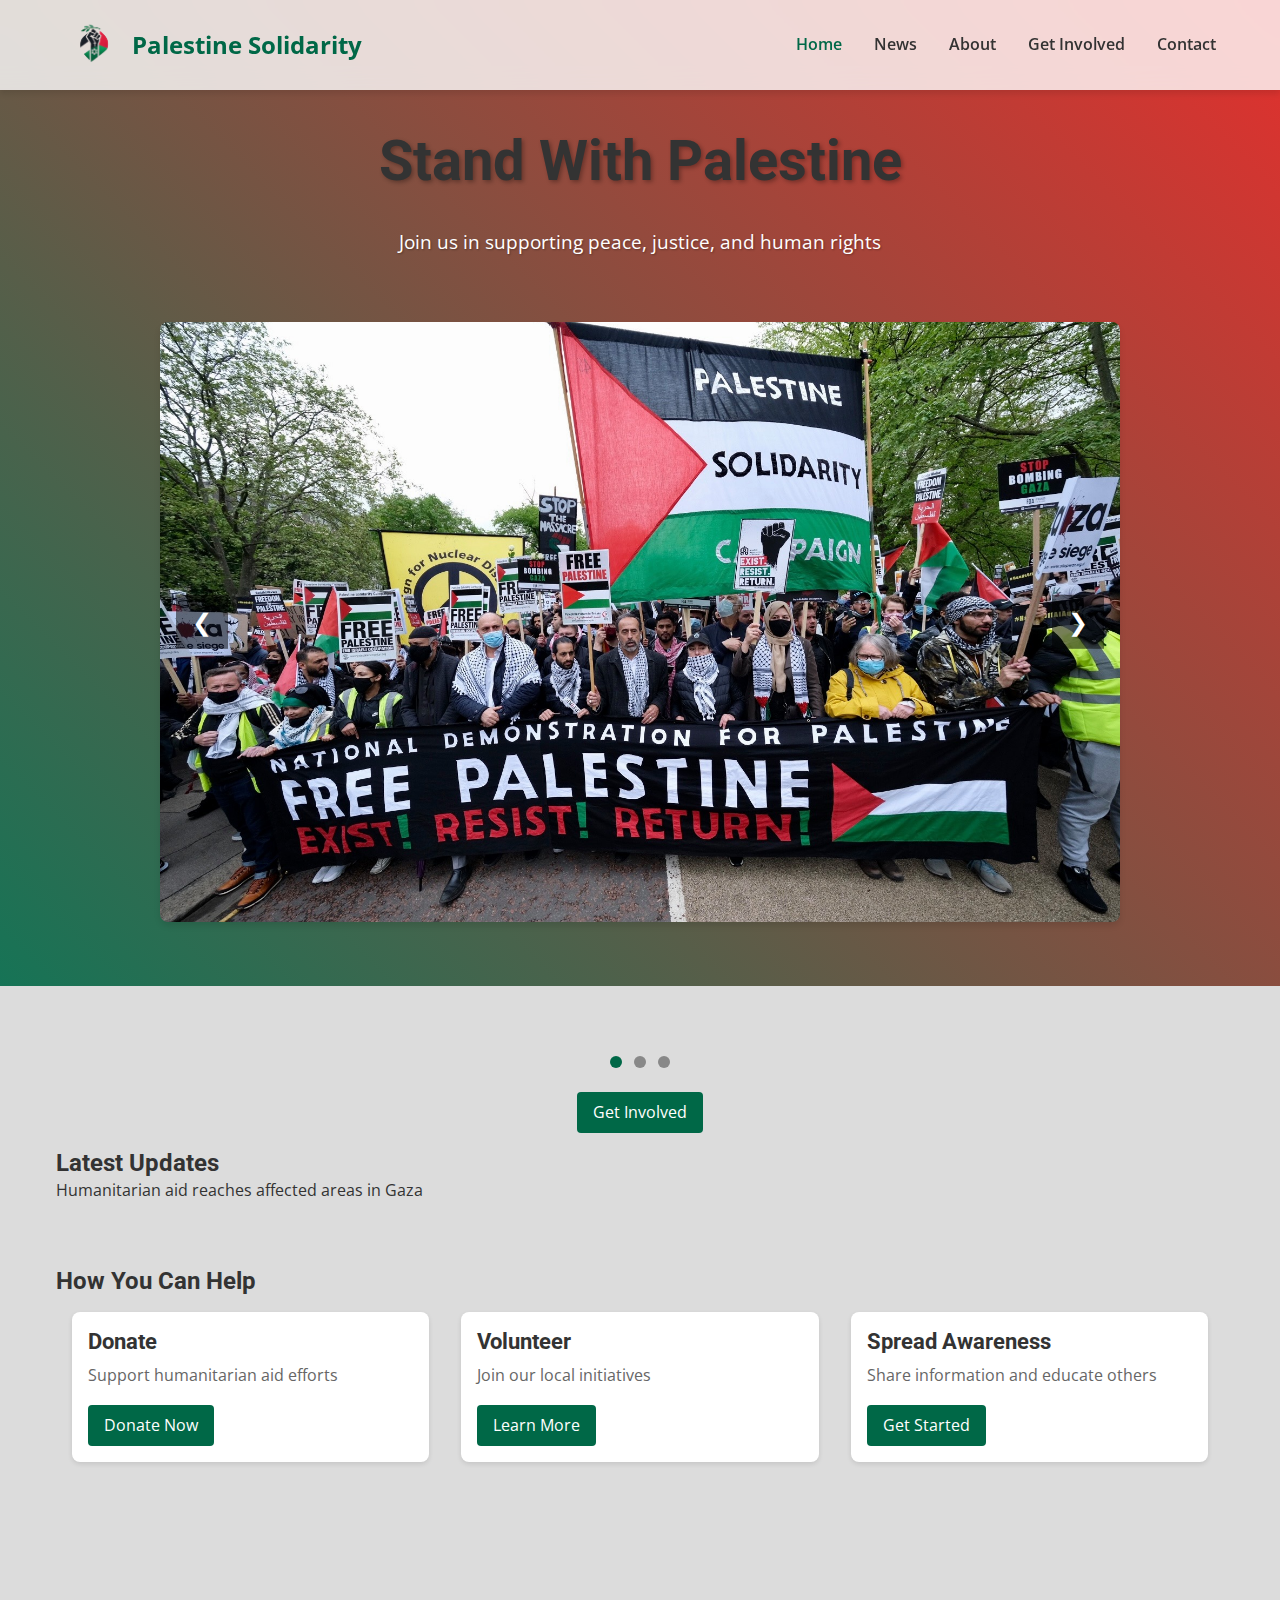
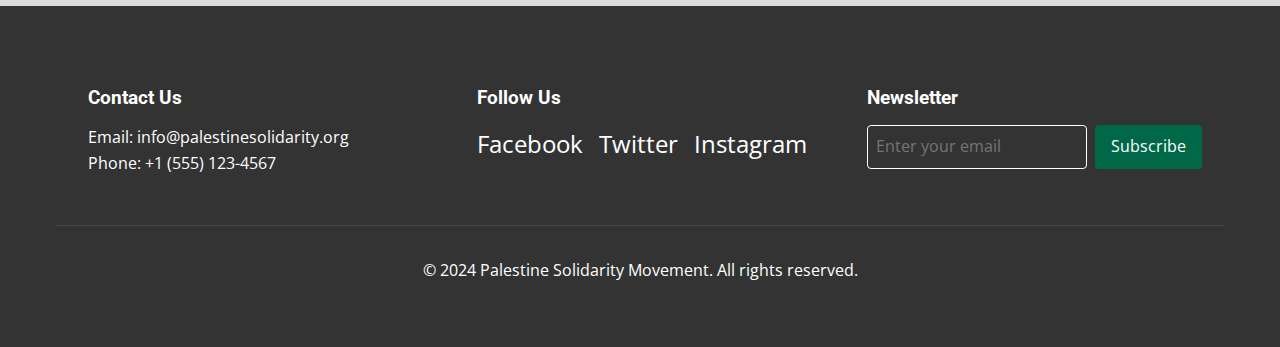
<file: index.html>
<!DOCTYPE html>
<html lang="en">
<head>
    <meta charset="UTF-8">
    <meta name="viewport" content="width=device-width, initial-scale=1.0">
    <title>Palestine Solidarity Movement</title>
    <link rel="stylesheet" href="css/main.css">
    <script src="js/main.js" defer></script>
</head>
<body>
    <header>
        <nav class="nav">
            <div class="nav__logo">
                <a href="index.html" class="nav__logo-link"><img src="images/logo.png" alt="Palestine Logo" class="nav__logo-img"> Palestine Solidarity</a>
            </div>
            <ul class="nav__links">
                <li><a href="index.html" class="nav__link nav__link--active">Home</a></li>
                <li><a href="news.html" class="nav__link">News</a></li>
                <li><a href="about.html" class="nav__link">About</a></li>
                <li><a href="get-involved.html" class="nav__link">Get Involved</a></li>
                <li><a href="contact.html" class="nav__link">Contact</a></li>
            </ul>
            <div class="nav__burger">
                <div class="nav__burger-line"></div>
                <div class="nav__burger-line"></div>
                <div class="nav__burger-line"></div>
            </div>
        </nav>
    </header>

    <main>
        <section class="hero">
            <div class="hero__content">
                <h1 class="hero__title">Stand With Palestine</h1>
                <p class="hero__text">Join us in supporting peace, justice, and human rights</p>
                <div class="hero__slideshow">
                    <div class="hero__slide fade">
                        <img src="images/hero-banner.jpg" alt="Palestine Hero Banner" class="hero__image">
                    </div>
                    <div class="hero__slide fade">
                        <img src="images/advocacy-callout.jpg" alt="Palestine Hero Banner" class="hero__image">
                    </div>
                    <div class="hero__slide fade">
                        <img src="images/news-demonstration.jpg" alt="Palestine Hero Banner" class="hero__image">
                    </div>
            
                    <!-- Next & Prev Buttons -->
                    <button class="hero__nav hero__nav--prev" onclick="changeSlide(-1)">&#10094;</button>
                    <button class="hero__nav hero__nav--next" onclick="changeSlide(1)">&#10095;</button>
                </div>
            </div>
        </section>

        <!-- Dots Indicators -->
        <div class="hero__dots">
            <button class="hero__dot" onclick="currentSlide(1)"></button>
            <button class="hero__dot" onclick="currentSlide(2)"></button>
            <button class="hero__dot" onclick="currentSlide(3)"></button>
        </div>
        
        <div class="container text-center margin-y--md">
            <a href="get-involved.html" class="button">Get Involved</a>
        </div>

        <section class="news">
            <div class="container">
                <h2 class="news__title">Latest Updates</h2>
                <div class="news__ticker">
                    <!-- News ticker content will be populated by JavaScript -->
                </div>
            </div>
        </section>

        <section class="featured">
            <div class="container">
                <h2 class="featured__title">How You Can Help</h2>
                <div class="featured__grid">
                    <div class="card">
                        <div class="card__content">
                            <h3 class="card__title">Donate</h3>
                            <p class="card__text">Support humanitarian aid efforts</p>
                            <a href="get-involved.html#donate" class="button">Donate Now</a>
                        </div>
                    </div>
                    <div class="card">
                        <div class="card__content">
                            <h3 class="card__title">Volunteer</h3>
                            <p class="card__text">Join our local initiatives</p>
                            <a href="get-involved.html#volunteer" class="button">Learn More</a>
                        </div>
                    </div>
                    <div class="card">
                        <div class="card__content">
                            <h3 class="card__title">Spread Awareness</h3>
                            <p class="card__text">Share information and educate others</p>
                            <a href="get-involved.html#awareness" class="button">Get Started</a>
                        </div>
                    </div>
                </div>
            </div>
        </section>
    </main>

    <footer class="footer">
        <div class="container">
            <div class="footer__content">
                <div class="footer__section">
                    <h4 class="footer__title">Contact Us</h4>
                    <p class="footer__text">Email: info@palestinesolidarity.org</p>
                    <p class="footer__text">Phone: +1 (555) 123-4567</p>
                </div>
                <div class="footer__section">
                    <h4 class="footer__title">Follow Us</h4>
                    <div class="footer__social">
                        <a href="#" class="footer__social-link">Facebook</a>
                        <a href="#" class="footer__social-link">Twitter</a>
                        <a href="#" class="footer__social-link">Instagram</a>
                    </div>
                </div>
                <div class="footer__section">
                    <h4 class="footer__title">Newsletter</h4>
                    <form class="footer__form">
                        <input type="email" class="footer__input" placeholder="Enter your email">
                        <button type="submit" class="footer__button">Subscribe</button>
                    </form>
                </div>
            </div>
            <div class="footer__bottom">
                <p>&copy; 2024 Palestine Solidarity Movement. All rights reserved.</p>
            </div>
        </div>
    </footer>
</body>
</html>
</file>
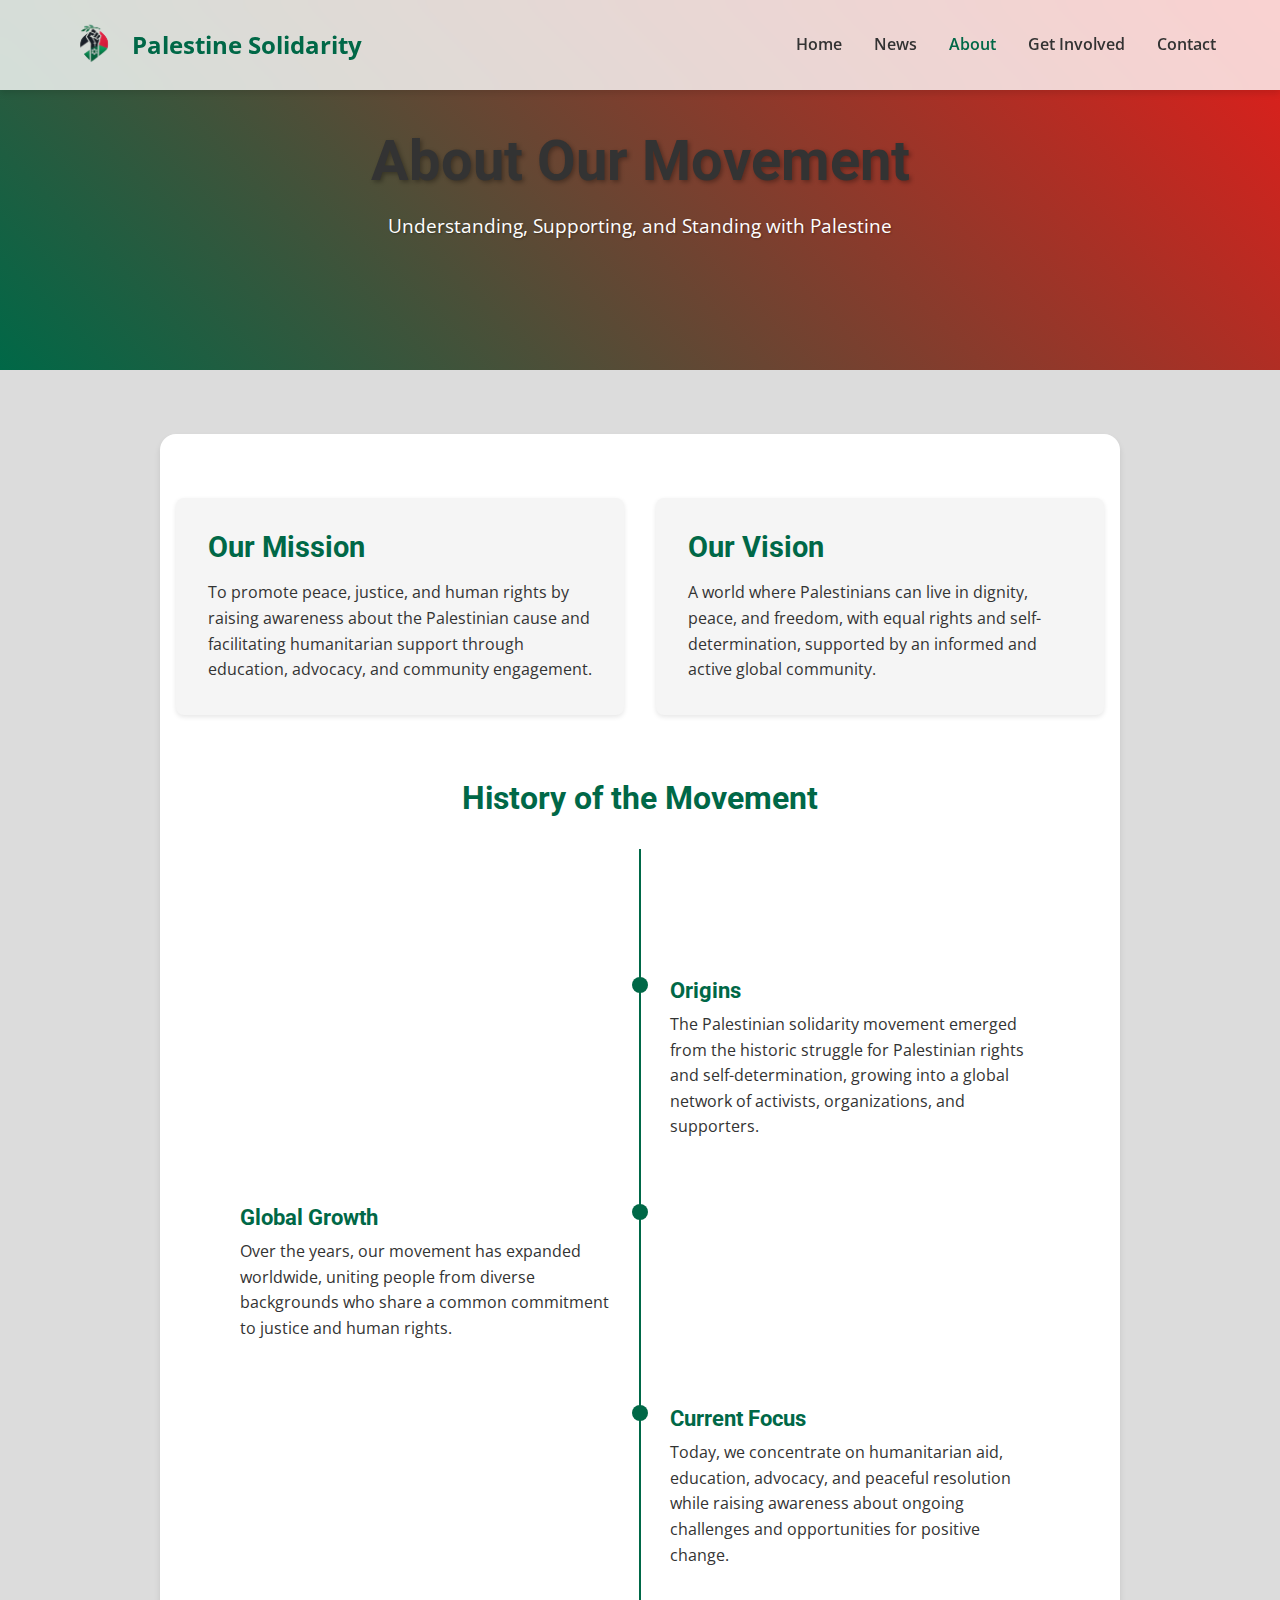
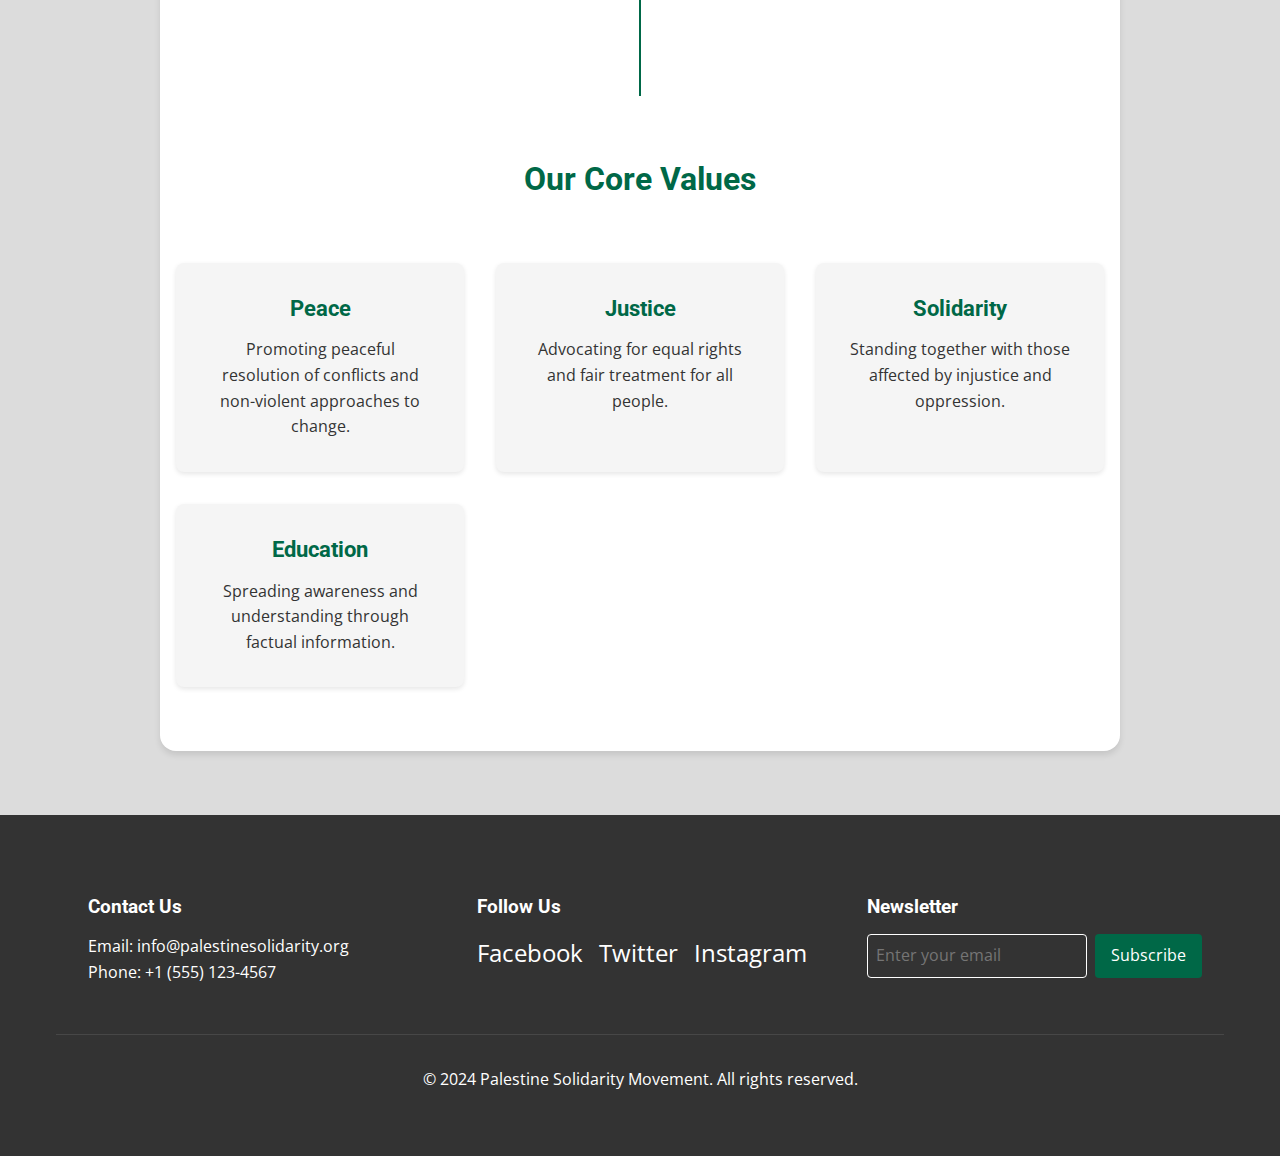
<file: about.html>
<!DOCTYPE html>
<html lang="en">
<head>
    <meta charset="UTF-8">
    <meta name="viewport" content="width=device-width, initial-scale=1.0">
    <title>About - Palestine Solidarity Movement</title>
    <link rel="stylesheet" href="css/main.css">
    <script src="js/main.js" defer></script>
</head>
<body>
    <header>
        <nav class="nav">
            <div class="nav__logo">
                <a href="index.html" class="nav__logo-link"><img src="images/logo.png" alt="Palestine Logo" class="nav__logo-img"> Palestine Solidarity</a>
            </div>
            <ul class="nav__links">
                <li><a href="index.html" class="nav__link">Home</a></li>
                <li><a href="news.html" class="nav__link">News</a></li>
                <li><a href="about.html" class="nav__link nav__link--active">About</a></li>
                <li><a href="get-involved.html" class="nav__link">Get Involved</a></li>
                <li><a href="contact.html" class="nav__link">Contact</a></li>
            </ul>
            <div class="nav__burger">
                <div class="nav__burger-line"></div>
                <div class="nav__burger-line"></div>
                <div class="nav__burger-line"></div>
            </div>
        </nav>
    </header>

    <main>
        <section class="about-hero">
            <h1>About Our Movement</h1>
            <p>Understanding, Supporting, and Standing with Palestine</p>
        </section>

        <section class="about-content">
            <div class="mission-vision">
                <div class="mission">
                    <h2>Our Mission</h2>
                    <p>To promote peace, justice, and human rights by raising awareness about the Palestinian cause and facilitating humanitarian support through education, advocacy, and community engagement.</p>
                </div>
                <div class="vision">
                    <h2>Our Vision</h2>
                    <p>A world where Palestinians can live in dignity, peace, and freedom, with equal rights and self-determination, supported by an informed and active global community.</p>
                </div>
            </div>

            <div class="history">
                <h2>History of the Movement</h2>
                <div class="timeline">
                    <div class="timeline-item">
                        <h3>Origins</h3>
                        <p>The Palestinian solidarity movement emerged from the historic struggle for Palestinian rights and self-determination, growing into a global network of activists, organizations, and supporters.</p>
                    </div>
                    <div class="timeline-item">
                        <h3>Global Growth</h3>
                        <p>Over the years, our movement has expanded worldwide, uniting people from diverse backgrounds who share a common commitment to justice and human rights.</p>
                    </div>
                    <div class="timeline-item">
                        <h3>Current Focus</h3>
                        <p>Today, we concentrate on humanitarian aid, education, advocacy, and peaceful resolution while raising awareness about ongoing challenges and opportunities for positive change.</p>
                    </div>
                </div>
            </div>

            <div class="values">
                <h2>Our Core Values</h2>
                <div class="values-grid">
                    <div class="value-item">
                        <h3>Peace</h3>
                        <p>Promoting peaceful resolution of conflicts and non-violent approaches to change.</p>
                    </div>
                    <div class="value-item">
                        <h3>Justice</h3>
                        <p>Advocating for equal rights and fair treatment for all people.</p>
                    </div>
                    <div class="value-item">
                        <h3>Solidarity</h3>
                        <p>Standing together with those affected by injustice and oppression.</p>
                    </div>
                    <div class="value-item">
                        <h3>Education</h3>
                        <p>Spreading awareness and understanding through factual information.</p>
                    </div>
                </div>
            </div>
        </section>
    </main>

    <footer class="footer">
        <div class="container">
            <div class="footer__content">
                <div class="footer__section">
                    <h4>Contact Us</h4>
                    <p>Email: info@palestinesolidarity.org</p>
                    <p>Phone: +1 (555) 123-4567</p>
                </div>
                <div class="footer__section">
                    <h4>Follow Us</h4>
                    <div class="footer__social">
                        <a href="#" class="footer__social-link">Facebook</a>
                        <a href="#" class="footer__social-link">Twitter</a>
                        <a href="#" class="footer__social-link">Instagram</a>
                    </div>
                </div>
                <div class="footer__section">
                    <h4>Newsletter</h4>
                    <form class="footer__form">
                        <input type="email" class="footer__input" placeholder="Enter your email" required>
                        <button type="submit" class="footer__button">Subscribe</button>
                    </form>
                </div>
            </div>
            <div class="footer__bottom">
                <p>&copy; 2024 Palestine Solidarity Movement. All rights reserved.</p>
            </div>
        </div>
    </footer>
</body>
</html>
</file>
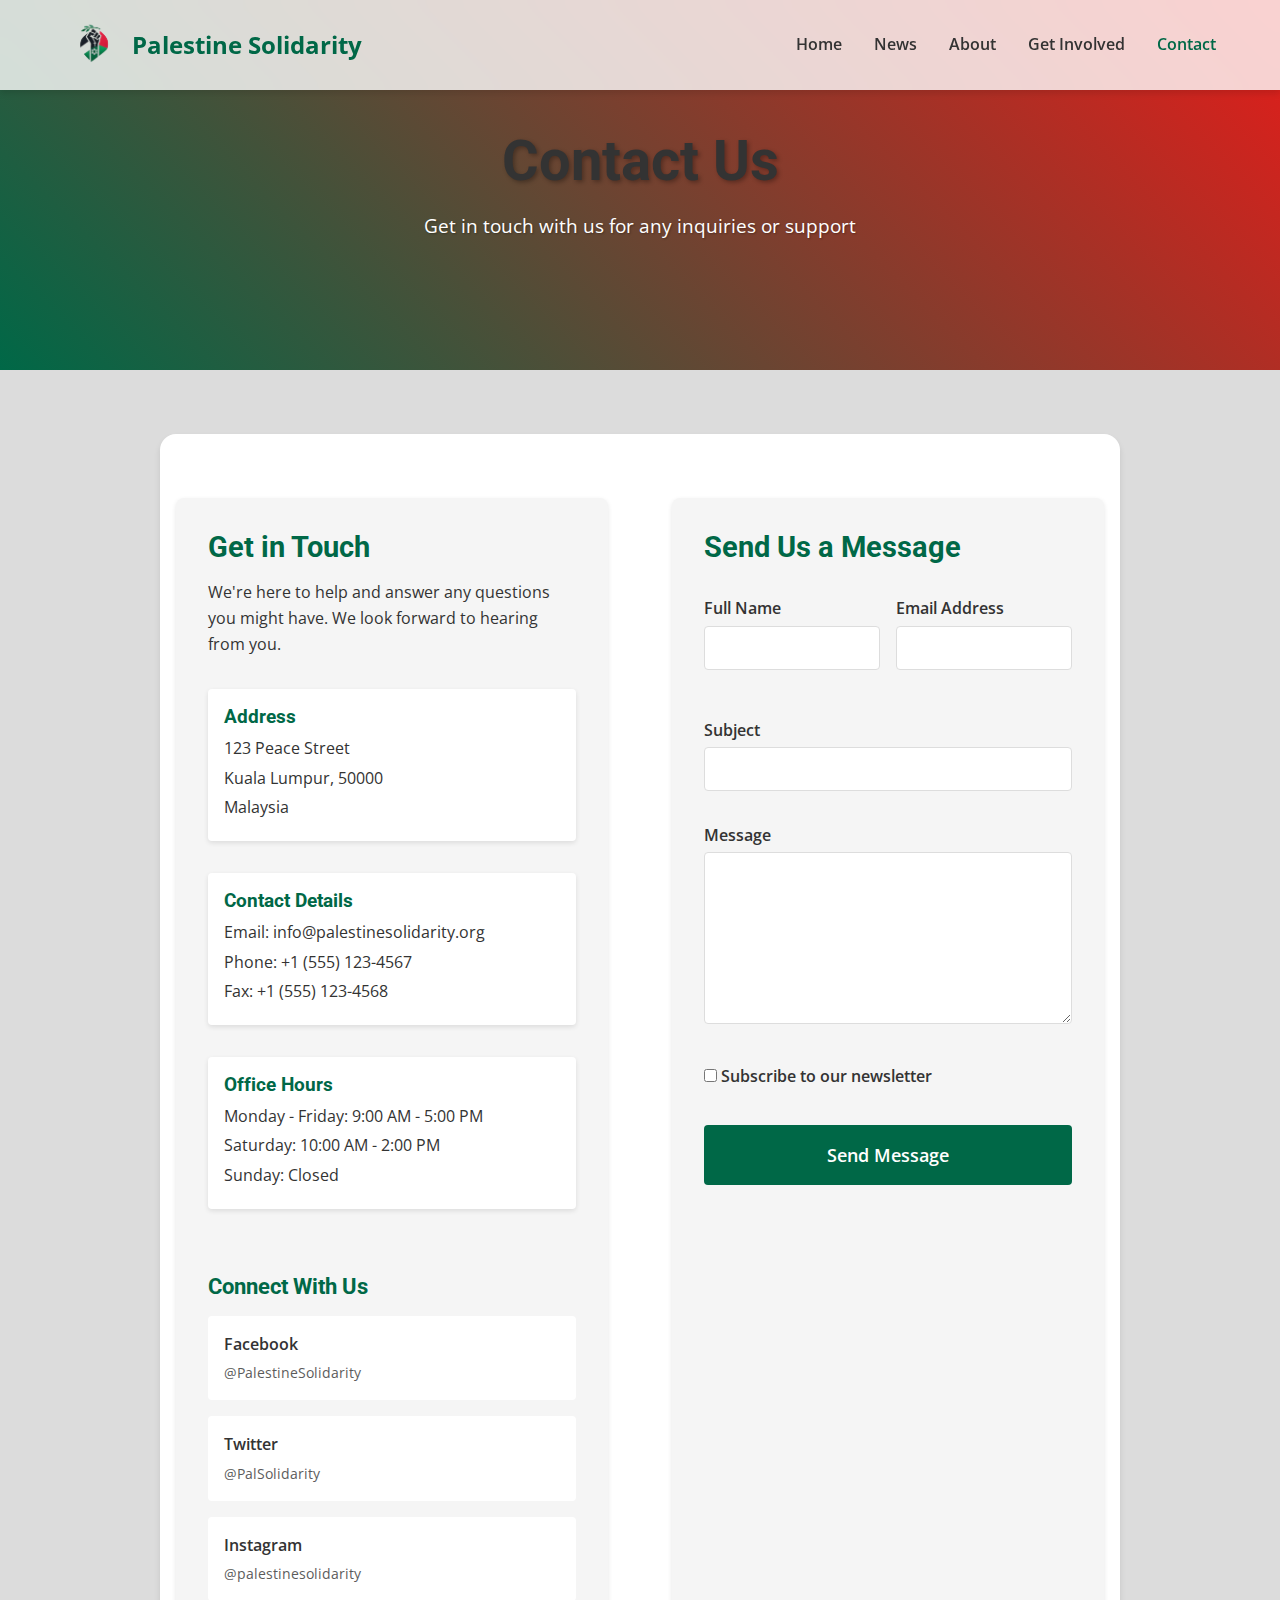
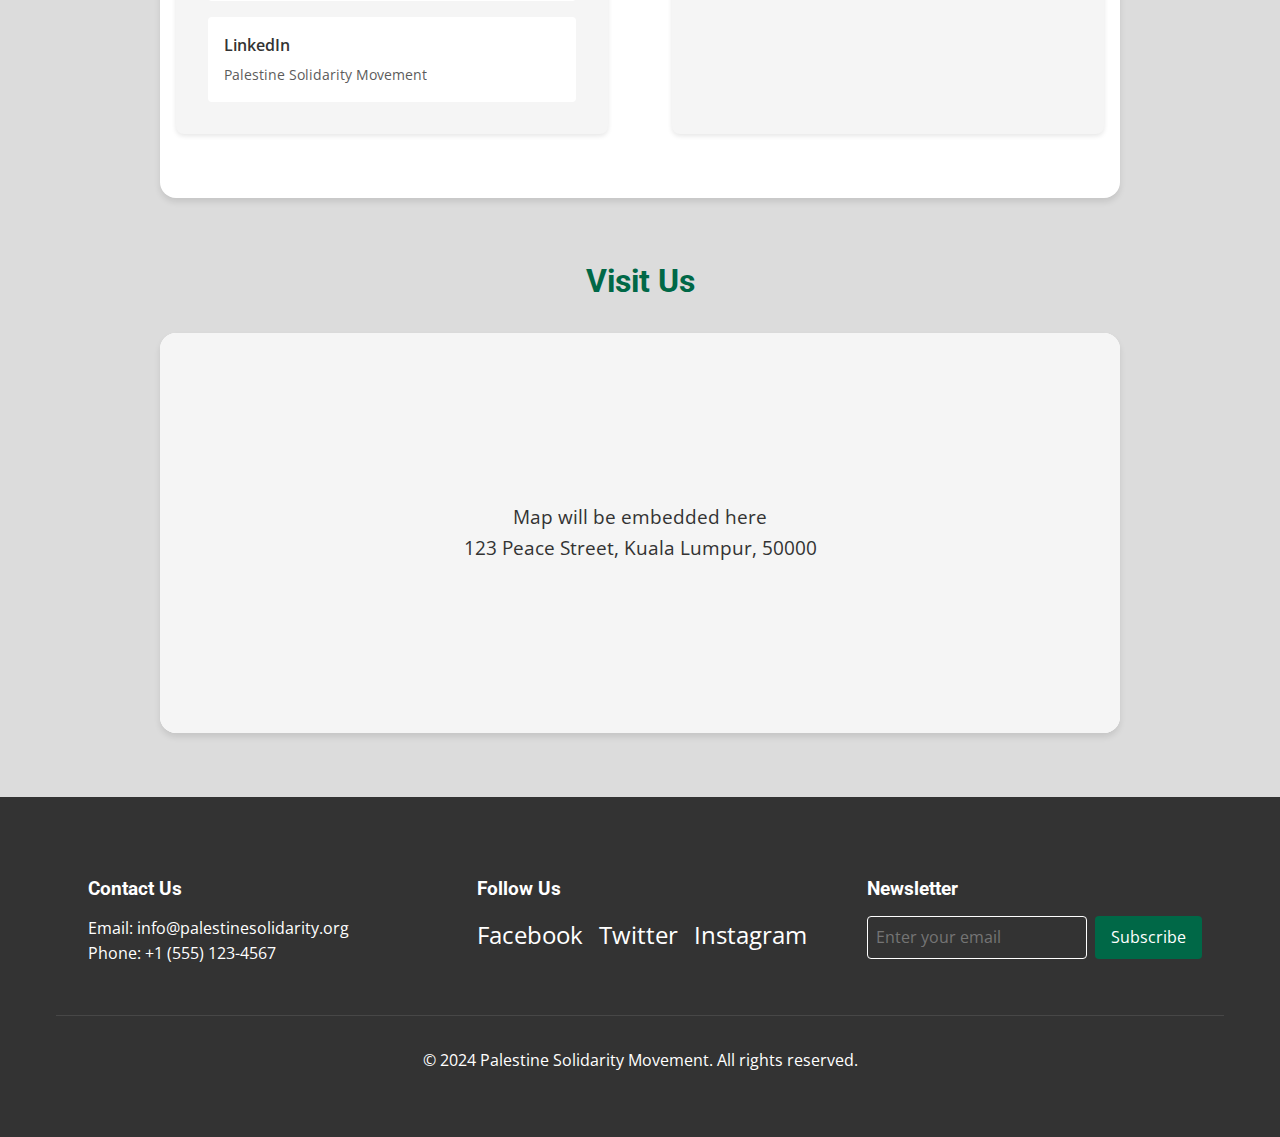
<file: contact.html>
<!DOCTYPE html>
<html lang="en">
<head>
    <meta charset="UTF-8">
    <meta name="viewport" content="width=device-width, initial-scale=1.0">
    <title>Contact Us - Palestine Solidarity Movement</title>
    <link rel="stylesheet" href="css/main.css">
    <script src="js/main.js" defer></script>
</head>
<body>
    <header>
        <nav class="nav">
            <div class="nav__logo">
                <a href="index.html" class="nav__logo-link"><img src="images/logo.png" alt="Palestine Logo" class="nav__logo-img"> Palestine Solidarity</a>
            </div>
            <ul class="nav__links">
                <li><a href="index.html" class="nav__link">Home</a></li>
                <li><a href="news.html" class="nav__link">News</a></li>
                <li><a href="about.html" class="nav__link">About</a></li>
                <li><a href="get-involved.html" class="nav__link">Get Involved</a></li>
                <li><a href="contact.html" class="nav__link nav__link--active">Contact</a></li>
            </ul>
            <div class="nav__burger">
                <div class="nav__burger-line"></div>
                <div class="nav__burger-line"></div>
                <div class="nav__burger-line"></div>
            </div>
        </nav>
    </header>

    <main>
        <section class="contact-hero">
            <h1>Contact Us</h1>
            <p>Get in touch with us for any inquiries or support</p>
        </section>

        <section class="contact-section">
            <div class="contact-container">
                <div class="contact-info">
                    <h2>Get in Touch</h2>
                    <p>We're here to help and answer any questions you might have. We look forward to hearing from you.</p>
                    
                    <div class="info-items">
                        <div class="info-item">
                            <h3>Address</h3>
                            <p>123 Peace Street</p>
                            <p>Kuala Lumpur, 50000</p>
                            <p>Malaysia</p>
                        </div>
                        <div class="info-item">
                            <h3>Contact Details</h3>
                            <p>Email: info@palestinesolidarity.org</p>
                            <p>Phone: +1 (555) 123-4567</p>
                            <p>Fax: +1 (555) 123-4568</p>
                        </div>
                        <div class="info-item">
                            <h3>Office Hours</h3>
                            <p>Monday - Friday: 9:00 AM - 5:00 PM</p>
                            <p>Saturday: 10:00 AM - 2:00 PM</p>
                            <p>Sunday: Closed</p>
                        </div>
                    </div>

                    <div class="social-media-links">
                        <h3>Connect With Us</h3>
                        <div class="social-grid">
                            <a href="#" class="social-item">
                                <span class="social-name">Facebook</span>
                                <span class="social-handle">@PalestineSolidarity</span>
                            </a>
                            <a href="#" class="social-item">
                                <span class="social-name">Twitter</span>
                                <span class="social-handle">@PalSolidarity</span>
                            </a>
                            <a href="#" class="social-item">
                                <span class="social-name">Instagram</span>
                                <span class="social-handle">@palestinesolidarity</span>
                            </a>
                            <a href="#" class="social-item">
                                <span class="social-name">LinkedIn</span>
                                <span class="social-handle">Palestine Solidarity Movement</span>
                            </a>
                        </div>
                    </div>
                </div>

                <div class="contact-form-container">
                    <h2>Send Us a Message</h2>
                    <form class="contact-form" id="contact-form">
                        <div class="form-row">
                            <div class="form-group">
                                <label for="name">Full Name</label>
                                <input type="text" id="name" name="name" required>
                            </div>
                            <div class="form-group">
                                <label for="email">Email Address</label>
                                <input type="email" id="email" name="email" required>
                            </div>
                        </div>
                        <div class="form-group">
                            <label for="subject">Subject</label>
                            <input type="text" id="subject" name="subject" required>
                        </div>
                        <div class="form-group">
                            <label for="message">Message</label>
                            <textarea id="message" name="message" rows="6" required></textarea>
                        </div>
                        <div class="form-group">
                            <label class="checkbox-label">
                                <input type="checkbox" name="newsletter" id="newsletter">
                                Subscribe to our newsletter
                            </label>
                        </div>
                        <button type="submit" class="submit-btn">Send Message</button>
                    </form>
                    <div class="form-message" id="form-message"></div>
                </div>
            </div>
        </section>

        <section class="map-section">
            <h2>Visit Us</h2>
            <div class="map-container">
                <div class="map-placeholder">
                    <p>Map will be embedded here</p>
                    <p>123 Peace Street, Kuala Lumpur, 50000</p>
                </div>
            </div>
        </section>
    </main>

    <footer class="footer">
        <div class="container">
            <div class="footer__content">
                <div class="footer__section">
                    <h4>Contact Us</h4>
                    <p>Email: info@palestinesolidarity.org</p>
                    <p>Phone: +1 (555) 123-4567</p>
                </div>
                <div class="footer__section">
                    <h4>Follow Us</h4>
                    <div class="footer__social">
                        <a href="#" class="footer__social-link">Facebook</a>
                        <a href="#" class="footer__social-link">Twitter</a>
                        <a href="#" class="footer__social-link">Instagram</a>
                    </div>
                </div>
                <div class="footer__section">
                    <h4>Newsletter</h4>
                    <form class="footer__form">
                        <input type="email" class="footer__input" placeholder="Enter your email" required>
                        <button type="submit" class="footer__button">Subscribe</button>
                    </form>
                </div>
            </div>
            <div class="footer__bottom">
                <p>&copy; 2024 Palestine Solidarity Movement. All rights reserved.</p>
            </div>
        </div>
    </footer>

    <script>
        // Form submission handling
        const contactForm = document.getElementById('contact-form');
        const formMessage = document.getElementById('form-message');

        contactForm.addEventListener('submit', (e) => {
            e.preventDefault();
            
            // Here you would typically send the form data to a server
            // For now, we'll just show a success message
            formMessage.textContent = 'Thank you for your message! We will get back to you soon.';
            formMessage.classList.add('success');
            contactForm.reset();

            // Hide the message after 5 seconds
            setTimeout(() => {
                formMessage.textContent = '';
                formMessage.classList.remove('success');
            }, 5000);
        });
    </script>
</body>
</html>
</file>
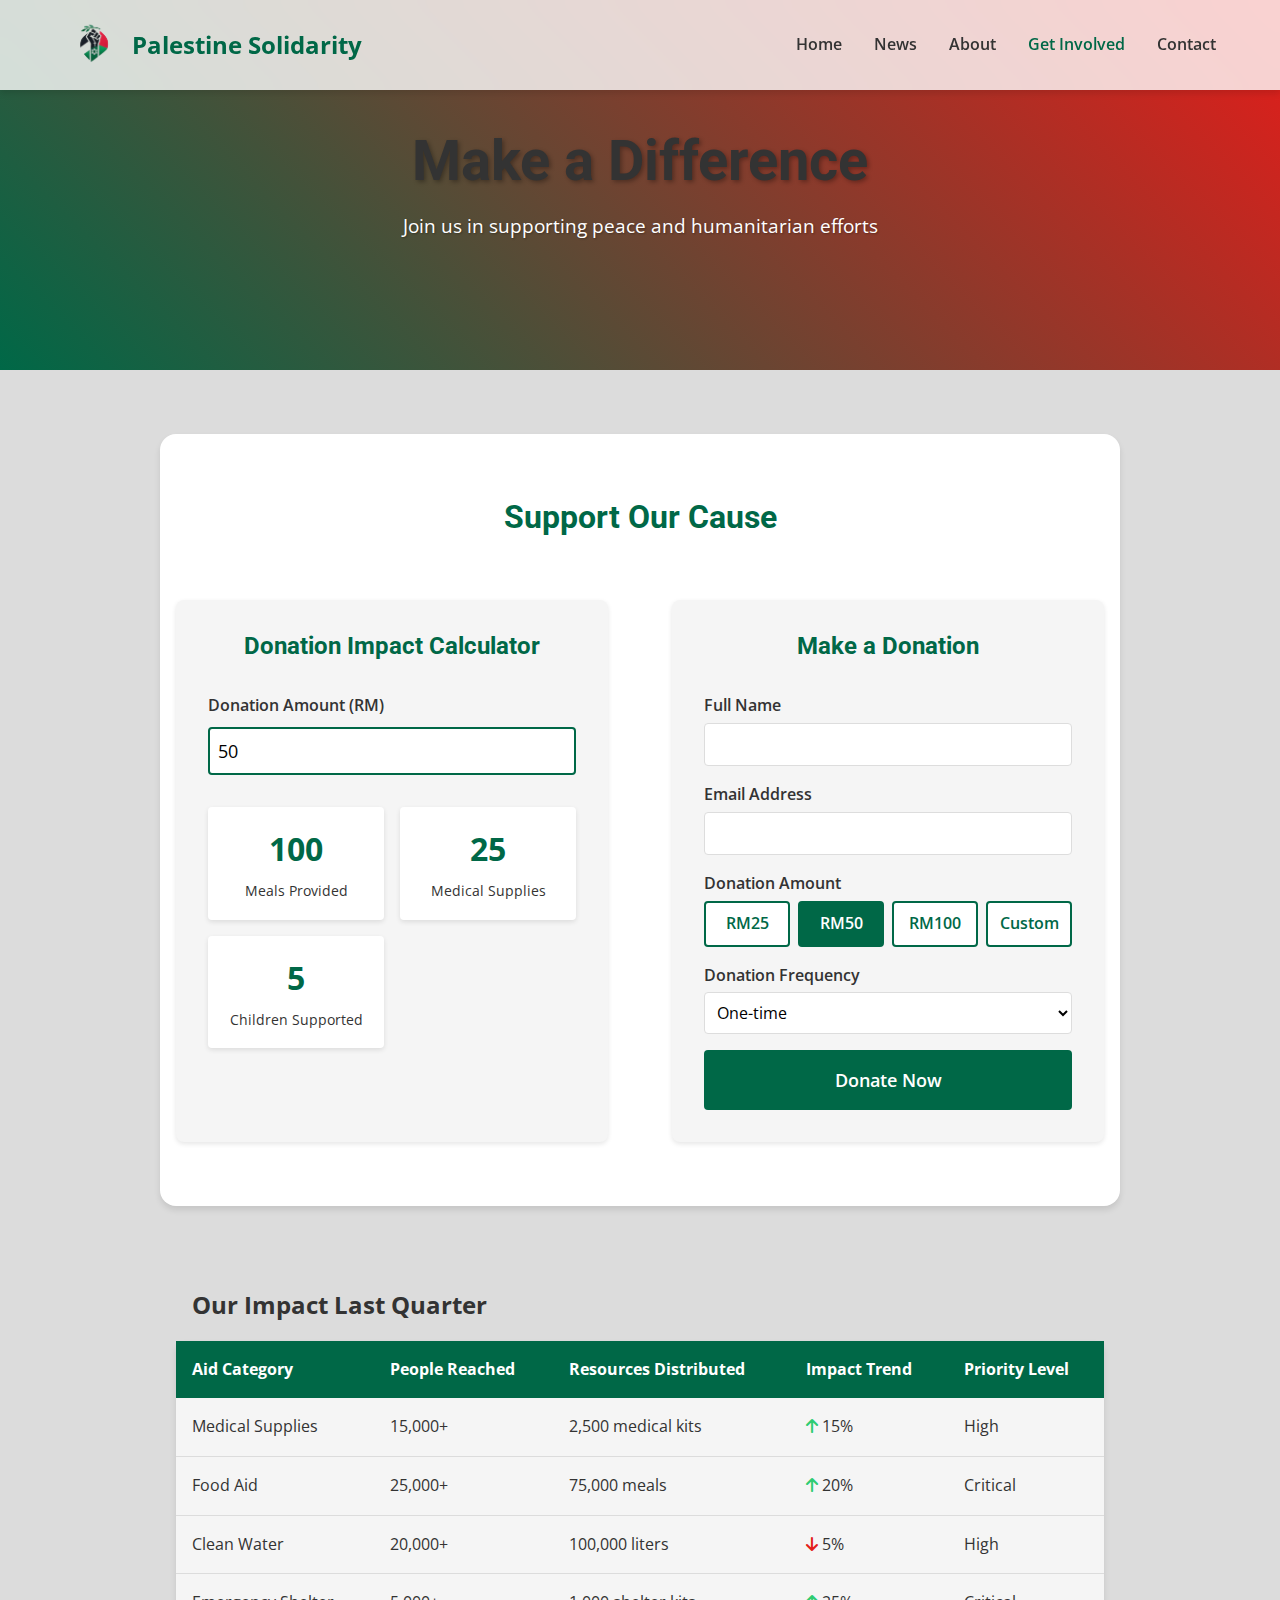
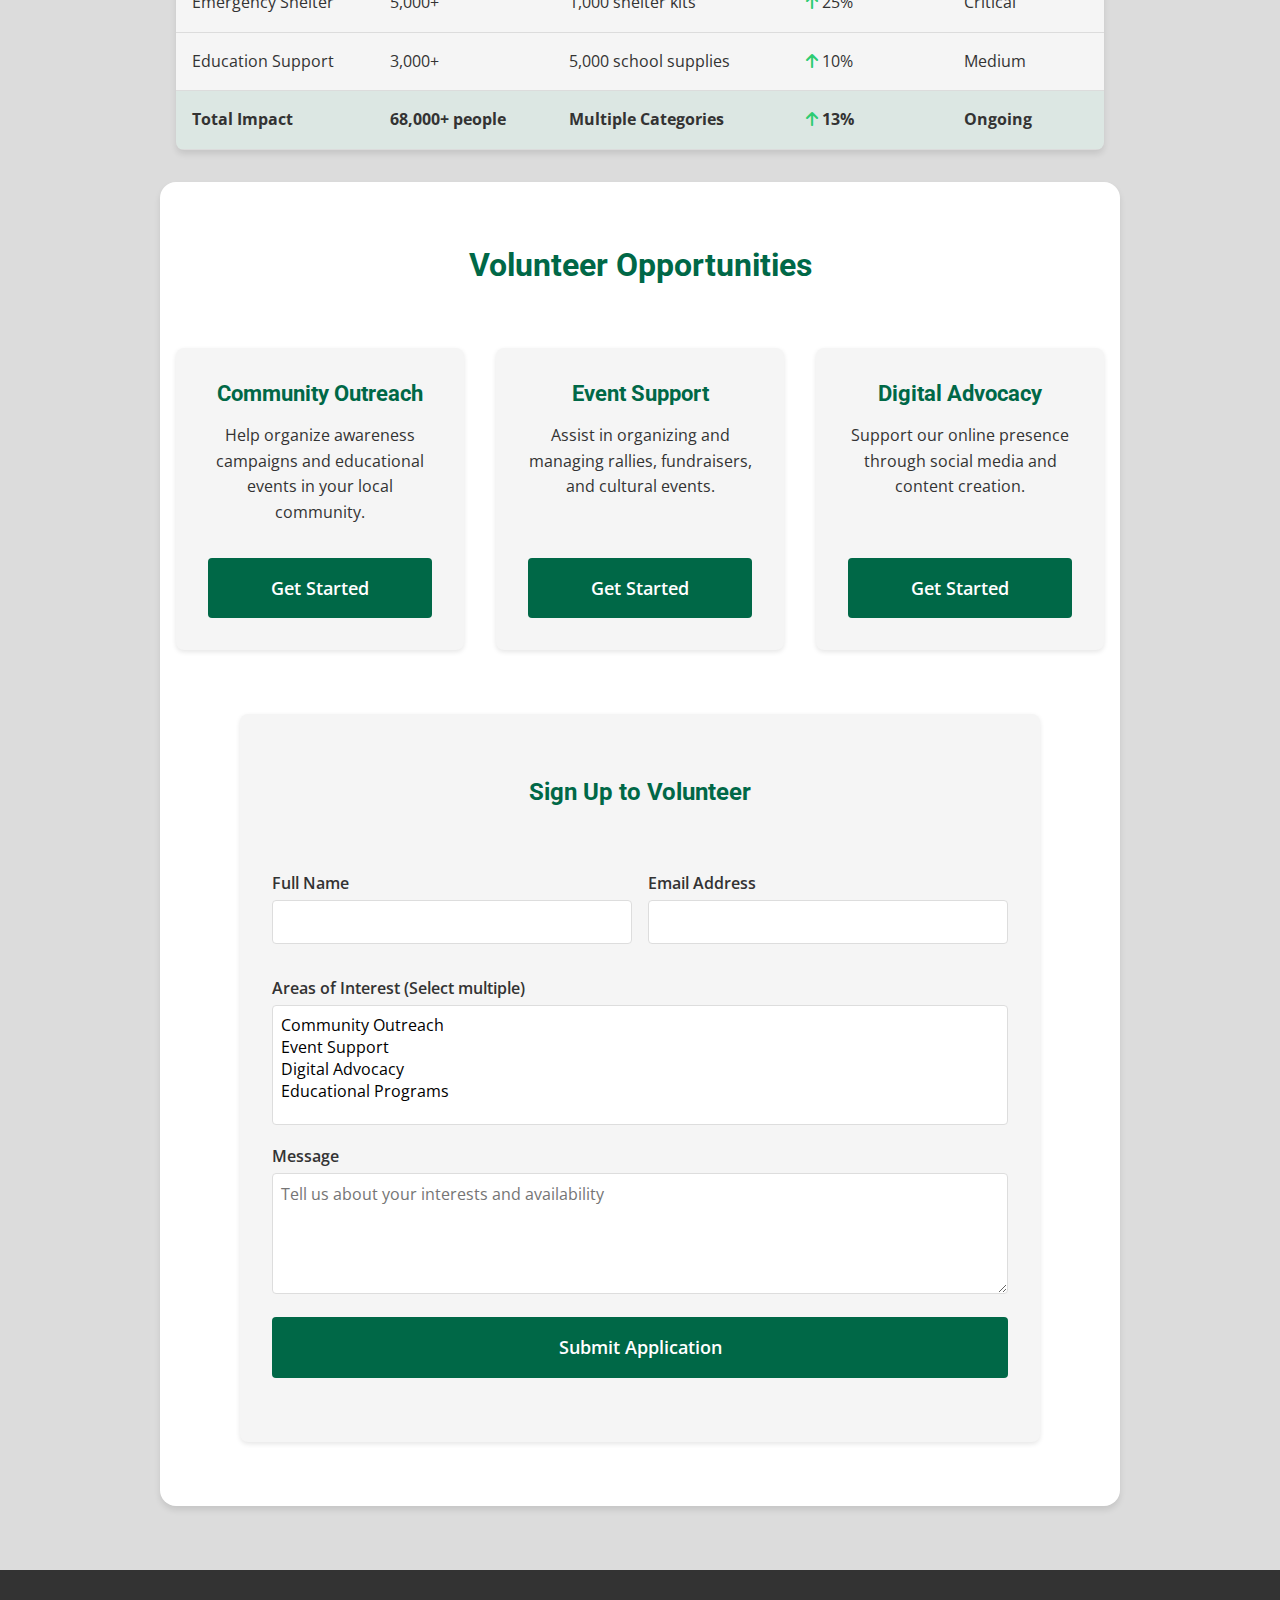
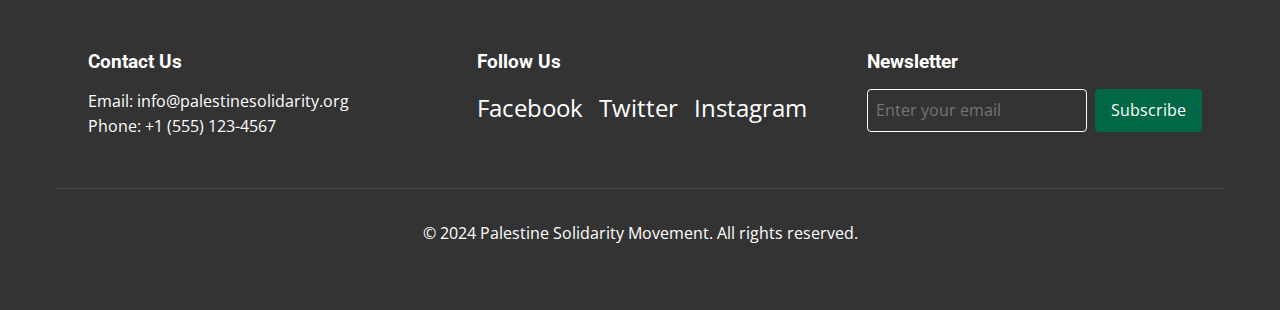
<file: get-involved.html>
<!DOCTYPE html>
<html lang="en">
<head>
    <meta charset="UTF-8">
    <meta name="viewport" content="width=device-width, initial-scale=1.0">
    <title>Get Involved - Palestine Solidarity Movement</title>
    <link rel="stylesheet" href="css/main.css">
    <link rel="stylesheet" href="https://cdnjs.cloudflare.com/ajax/libs/font-awesome/6.4.2/css/all.min.css">
    <script src="js/main.js" defer></script>
</head>
<body>
    <header>
        <nav class="nav">
            <div class="nav__logo">
                <a href="index.html" class="nav__logo-link"><img src="images/logo.png" alt="Palestine Logo" class="nav__logo-img"> Palestine Solidarity</a>
            </div>
            <ul class="nav__links">
                <li><a href="index.html" class="nav__link">Home</a></li>
                <li><a href="news.html" class="nav__link">News</a></li>
                <li><a href="about.html" class="nav__link">About</a></li>
                <li><a href="get-involved.html" class="nav__link nav__link--active">Get Involved</a></li>
                <li><a href="contact.html" class="nav__link">Contact</a></li>
            </ul>
            <div class="nav__burger">
                <div class="nav__burger-line"></div>
                <div class="nav__burger-line"></div>
                <div class="nav__burger-line"></div>
            </div>
        </nav>
    </header>

    <main>
        <section class="involvement-hero">
            <h1>Make a Difference</h1>
            <p>Join us in supporting peace and humanitarian efforts</p>
        </section>

        <section class="donation-section" id="donate">
            <h2>Support Our Cause</h2>
            <div class="donation-container">
                <div class="donation-calculator">
                    <h3>Donation Impact Calculator</h3>
                    <div class="calculator-form">
                        <div class="input-group">
                            <label for="donation-amount">Donation Amount (RM)</label>
                            <input type="number" id="donation-amount" min="1" value="50">
                        </div>
                        <div class="impact-display">
                            <div class="impact-item">
                                <span class="impact-number" id="meals">100</span>
                                <span class="impact-label">Meals Provided</span>
                            </div>
                            <div class="impact-item">
                                <span class="impact-number" id="medical">25</span>
                                <span class="impact-label">Medical Supplies</span>
                            </div>
                            <div class="impact-item">
                                <span class="impact-number" id="children">5</span>
                                <span class="impact-label">Children Supported</span>
                            </div>
                        </div>
                    </div>
                </div>
                
                <div class="donation-form">
                    <h3>Make a Donation</h3>
                    <form id="donate-form">
                        <div class="form-group">
                            <label for="fullname">Full Name</label>
                            <input type="text" id="fullname" required>
                        </div>
                        <div class="form-group">
                            <label for="email">Email Address</label>
                            <input type="email" id="email" required>
                        </div>
                        <div class="form-group">
                            <label>Donation Amount</label>
                            <div class="amount-buttons">
                                <button type="button" class="amount-btn" data-amount="25">RM25</button>
                                <button type="button" class="amount-btn active" data-amount="50">RM50</button>
                                <button type="button" class="amount-btn" data-amount="100">RM100</button>
                                <button type="button" class="amount-btn custom">Custom</button>
                            </div>
                            <div class="custom-amount hidden">
                                <input type="number" id="custom-amount" placeholder="Enter amount in RM">
                            </div>
                        </div>
                        <div class="form-group">
                            <label for="frequency">Donation Frequency</label>
                            <select id="frequency" required>
                                <option value="one-time">One-time</option>
                                <option value="monthly">Monthly</option>
                                <option value="quarterly">Quarterly</option>
                                <option value="annually">Annually</option>
                            </select>
                        </div>
                        <button type="submit" class="submit-btn">Donate Now</button>
                    </form>
                </div>
            </div>
        </section>

        <section class="table-container">
            <table class="table impact-table">
                <caption class="table__caption">Our Impact Last Quarter</caption>
                <thead>
                    <tr class="table__row">
                        <th class="table__header">Aid Category</th>
                        <th class="table__header">People Reached</th>
                        <th class="table__header">Resources Distributed</th>
                        <th class="table__header">Impact Trend</th>
                        <th class="table__header">Priority Level</th>
                    </tr>
                </thead>
                <tbody>
                    <tr class="table__row">
                        <td class="table__cell">Medical Supplies</td>
                        <td class="table__cell">15,000+</td>
                        <td class="table__cell">2,500 medical kits</td>
                        <td class="table__cell"><i class="fas fa-arrow-up trend-up"></i> 15%</td>
                        <td class="table__cell">High</td>
                    </tr>
                    <tr class="table__row">
                        <td class="table__cell">Food Aid</td>
                        <td class="table__cell">25,000+</td>
                        <td class="table__cell">75,000 meals</td>
                        <td class="table__cell"><i class="fas fa-arrow-up trend-up"></i> 20%</td>
                        <td class="table__cell">Critical</td>
                    </tr>
                    <tr class="table__row">
                        <td class="table__cell">Clean Water</td>
                        <td class="table__cell">20,000+</td>
                        <td class="table__cell">100,000 liters</td>
                        <td class="table__cell"><i class="fas fa-arrow-down trend-down"></i> 5%</td>
                        <td class="table__cell">High</td>
                    </tr>
                    <tr class="table__row">
                        <td class="table__cell">Emergency Shelter</td>
                        <td class="table__cell">5,000+</td>
                        <td class="table__cell">1,000 shelter kits</td>
                        <td class="table__cell"><i class="fas fa-arrow-up trend-up"></i> 25%</td>
                        <td class="table__cell">Critical</td>
                    </tr>
                    <tr class="table__row">
                        <td class="table__cell">Education Support</td>
                        <td class="table__cell">3,000+</td>
                        <td class="table__cell">5,000 school supplies</td>
                        <td class="table__cell"><i class="fas fa-arrow-up trend-up"></i> 10%</td>
                        <td class="table__cell">Medium</td>
                    </tr>
                </tbody>
                <tfoot class="table__footer">
                    <tr class="table__row">
                        <td class="table__cell">Total Impact</td>
                        <td class="table__cell">68,000+ people</td>
                        <td class="table__cell">Multiple Categories</td>
                        <td class="table__cell"><i class="fas fa-arrow-up trend-up"></i> 13%</td>
                        <td class="table__cell">Ongoing</td>
                    </tr>
                </tfoot>
            </table>
        </section>

        <section class="volunteer-section" id="volunteer">
            <h2>Volunteer Opportunities</h2>
            <div class="volunteer-grid">
                <div class="volunteer-card">
                    <h3>Community Outreach</h3>
                    <p>Help organize awareness campaigns and educational events in your local community.</p>
                    <a href="#volunteer-form" class="submit-btn">Get Started</a>
                </div>
                <div class="volunteer-card">
                    <h3>Event Support</h3>
                    <p>Assist in organizing and managing rallies, fundraisers, and cultural events.</p>
                    <a href="#volunteer-form" class="submit-btn">Get Started</a>
                </div>
                <div class="volunteer-card">
                    <h3>Digital Advocacy</h3>
                    <p>Support our online presence through social media and content creation.</p>
                    <a href="#volunteer-form" class="submit-btn">Get Started</a>
                </div>
            </div>

            <div class="volunteer-form-container" id="volunteer-form">
                <h3>Sign Up to Volunteer</h3>
                <form id="volunteer-form">
                    <div class="form-row">
                        <div class="form-group">
                            <label for="volunteer-name">Full Name</label>
                            <input type="text" id="volunteer-name" required>
                        </div>
                        <div class="form-group">
                            <label for="volunteer-email">Email Address</label>
                            <input type="email" id="volunteer-email" required>
                        </div>
                    </div>
                    <div class="form-group">
                        <label for="volunteer-interests">Areas of Interest (Select multiple)</label>
                        <select id="volunteer-interests" multiple required>
                            <option value="community">Community Outreach</option>
                            <option value="events">Event Support</option>
                            <option value="digital">Digital Advocacy</option>
                            <option value="education">Educational Programs</option>
                        </select>
                    </div>
                    <div class="form-group">
                        <label for="volunteer-message">Message</label>
                        <textarea id="volunteer-message" rows="4" placeholder="Tell us about your interests and availability"></textarea>
                    </div>
                    <button type="submit" class="submit-btn">Submit Application</button>
                </form>
                <div class="success-message" id="success-message">
                    Thank you for your interest in volunteering! We'll contact you soon.
                </div>
            </div>
        </section>
    </main>

    <footer class="footer">
        <div class="container">
            <div class="footer__content">
                <div class="footer__section">
                    <h4>Contact Us</h4>
                    <p>Email: info@palestinesolidarity.org</p>
                    <p>Phone: +1 (555) 123-4567</p>
                </div>
                <div class="footer__section">
                    <h4>Follow Us</h4>
                    <div class="footer__social">
                        <a href="#" class="footer__social-link">Facebook</a>
                        <a href="#" class="footer__social-link">Twitter</a>
                        <a href="#" class="footer__social-link">Instagram</a>
                    </div>
                </div>
                <div class="footer__section">
                    <h4>Newsletter</h4>
                    <form class="footer__form">
                        <input type="email" class="footer__input" placeholder="Enter your email" required>
                        <button type="submit" class="footer__button">Subscribe</button>
                    </form>
                </div>
            </div>
            <div class="footer__bottom">
                <p>&copy; 2024 Palestine Solidarity Movement. All rights reserved.</p>
            </div>
        </div>
    </footer>

    <script>
        // Donation Impact Calculator
        const donationAmount = document.getElementById('donation-amount');
        const mealsImpact = document.getElementById('meals');
        const medicalImpact = document.getElementById('medical');
        const childrenImpact = document.getElementById('children');

        function updateImpact() {
            const amount = parseInt(donationAmount.value) || 0;
            mealsImpact.textContent = Math.floor(amount * 2); // RM1 = 2 meals
            medicalImpact.textContent = Math.floor(amount * 0.5); // RM1 = 0.5 medical supplies
            childrenImpact.textContent = Math.floor(amount * 0.1); // RM1 = 0.1 children supported
        }

        donationAmount.addEventListener('input', updateImpact);
        updateImpact(); // Initial calculation

        // Donation Amount Buttons
        const amountButtons = document.querySelectorAll('.amount-btn');
        const customAmountDiv = document.querySelector('.custom-amount');
        const customAmountInput = document.getElementById('custom-amount');

        amountButtons.forEach(button => {
            button.addEventListener('click', () => {
                amountButtons.forEach(btn => btn.classList.remove('active'));
                button.classList.add('active');
                
                if (button.classList.contains('custom')) {
                    customAmountDiv.classList.remove('hidden');
                    customAmountInput.focus();
                } else {
                    customAmountDiv.classList.add('hidden');
                    const amount = button.getAttribute('data-amount');
                    donationAmount.value = amount;
                    updateImpact();
                }
            });
        });

        // Form Submissions
        const donateForm = document.getElementById('donate-form');
        const volunteerForm = document.getElementById('volunteer-form');
        const successMessage = document.getElementById('success-message');

        donateForm.addEventListener('submit', (e) => {
            e.preventDefault();
            // Add donation processing logic here
            alert('Thank you for your donation!');
            donateForm.reset();
        });

        volunteerForm.addEventListener('submit', (e) => {
            e.preventDefault();
            successMessage.style.display = 'block';
            volunteerForm.reset();
            setTimeout(() => {
                successMessage.style.display = 'none';
            }, 5000);
        });
    </script>
</body>
</html>
</file>
<file: css/main.css>
/* Google Fonts Import */
@import url('https://fonts.googleapis.com/css2?family=Open+Sans:wght@400;600&family=Roboto:wght@700&display=swap');

/* Base Imports */
@import 'base/variables.css';
@import 'base/reset.css';
@import 'base/utilities.css';

/* Components */
@import 'components/navigation.css';
@import 'components/hero.css';
@import 'components/forms.css';
@import 'components/modal.css';
@import 'components/cards.css';
@import 'components/buttons.css';
@import 'components/typography.css';
@import 'components/media.css';
@import 'components/tables.css';
/* Layouts */
@import 'layouts/grid.css';
@import 'layouts/footer.css';

/* Pages */
@import 'pages/home.css';
@import 'pages/about.css';
@import 'pages/news.css';
@import 'pages/contact.css';
@import 'pages/get-involved.css';
</file>
